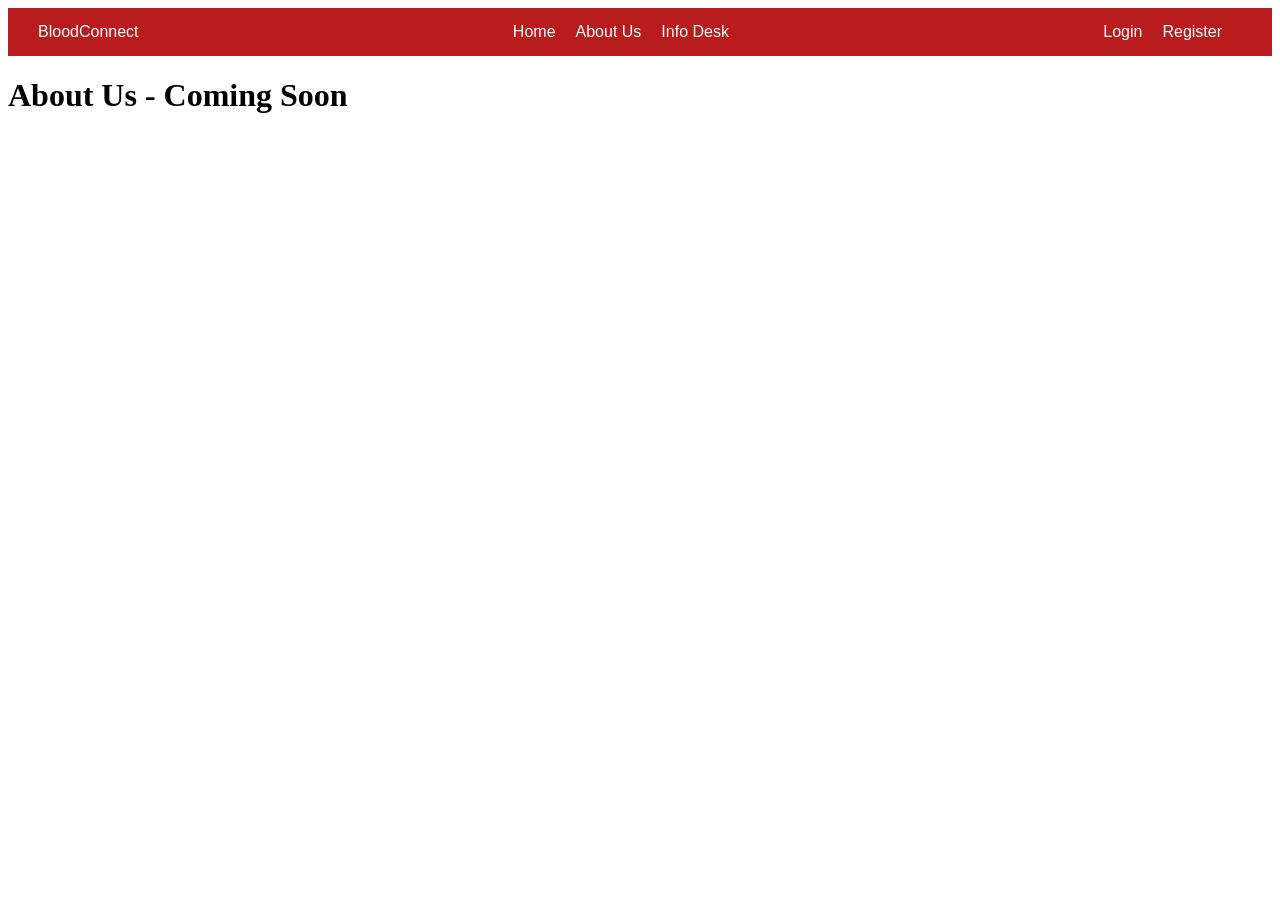
<file: bloodconnect-frontend/about.html>
<!DOCTYPE html>
<html>
<head>
    <title>BloodConnect - About Us</title>
    <link rel="stylesheet" href="css/navbar.css">
    <script src="js/navbar.js" defer></script>
</head>
<body>

    <div id="navbar-placeholder"></div>

    <h1>About Us - Coming Soon</h1>
</body>
</html>
</file>
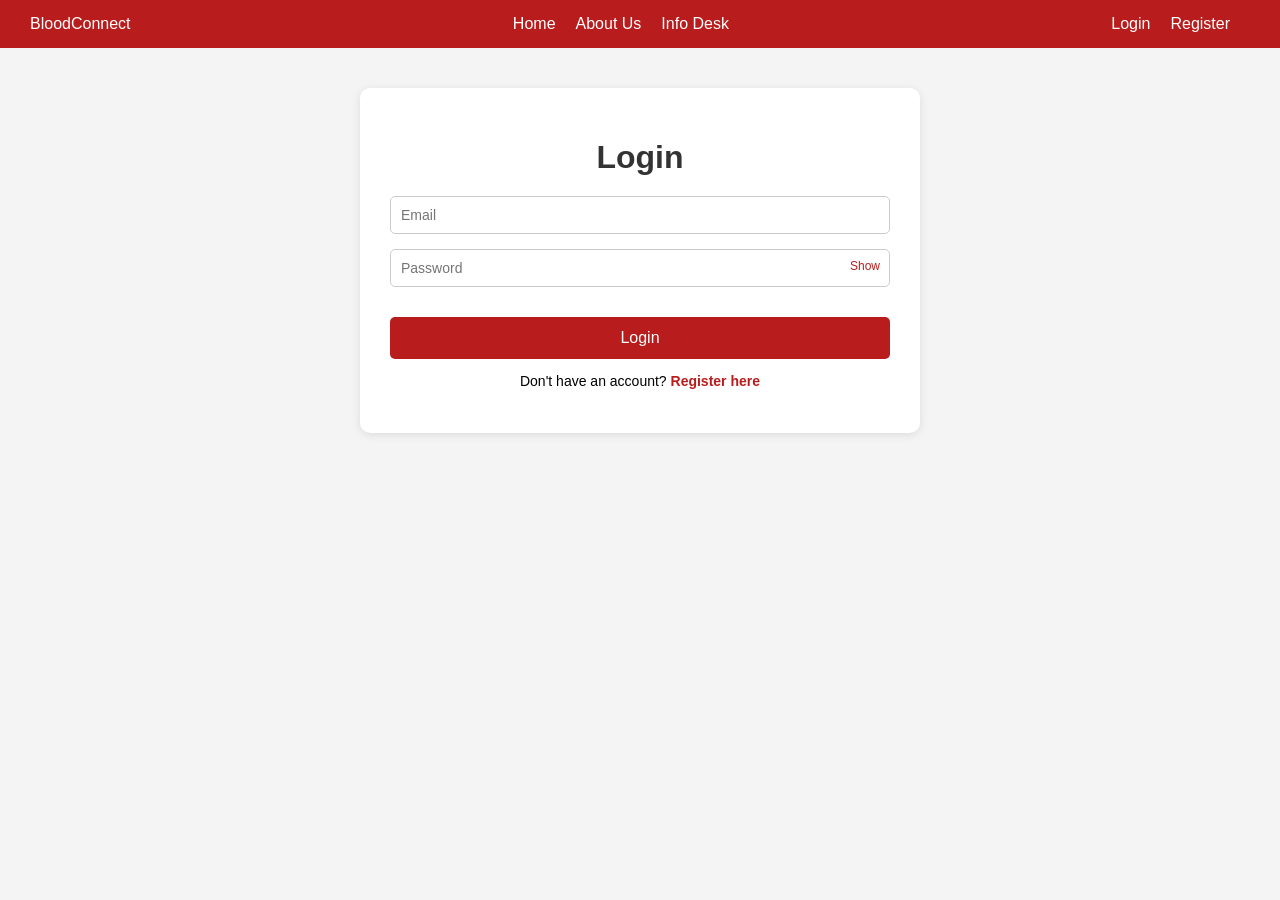
<file: bloodconnect-frontend/admin.html>
<!DOCTYPE html>
<html lang="en">
<head>
    <meta charset="UTF-8">
    <meta name="viewport" content="width=device-width, initial-scale=1.0">
    <title>BloodConnect - Pending Approvals</title>

    <link rel="stylesheet" href="css/forms.css">
    <link rel="stylesheet" href="css/navbar.css">
    <script src="js/navbar.js" defer></script>
    <script src="js/admin.js" defer></script>

</head>
<body>
    
    <div id="navbar-placeholder"></div>
    
    <h1>Pending Approvals</h1>

    <div id="pending-list"></div>

</body>
</html>
</file>
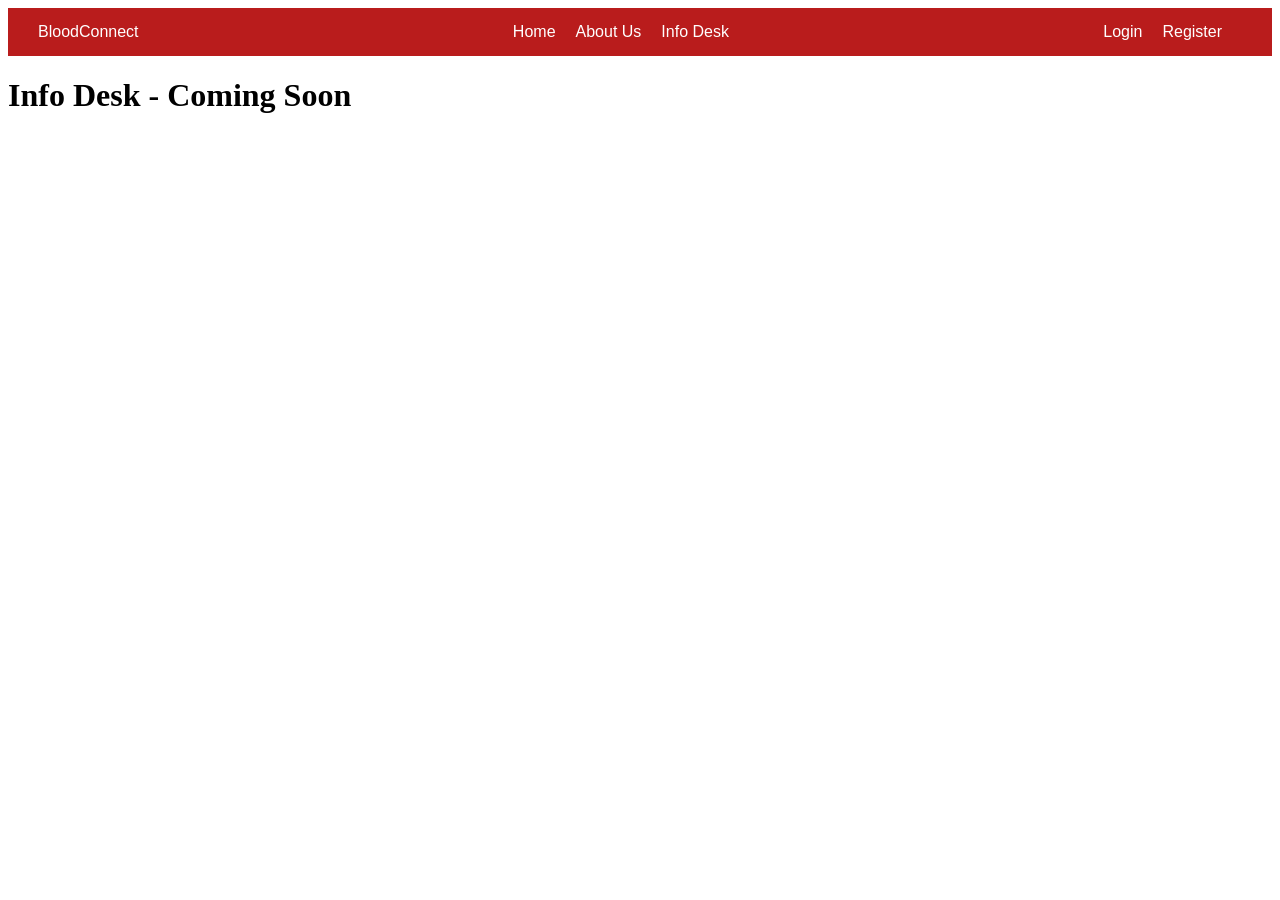
<file: bloodconnect-frontend/infodesk.html>
<!DOCTYPE html>
<html>
<head>
    <title>BloodConnect - Info Desk</title>
    <link rel="stylesheet" href="css/navbar.css">
    <script src="js/navbar.js" defer></script>
</head>
<body>

    <div id="navbar-placeholder"></div>

    <h1>Info Desk - Coming Soon</h1>
</body>
</html>
</file>
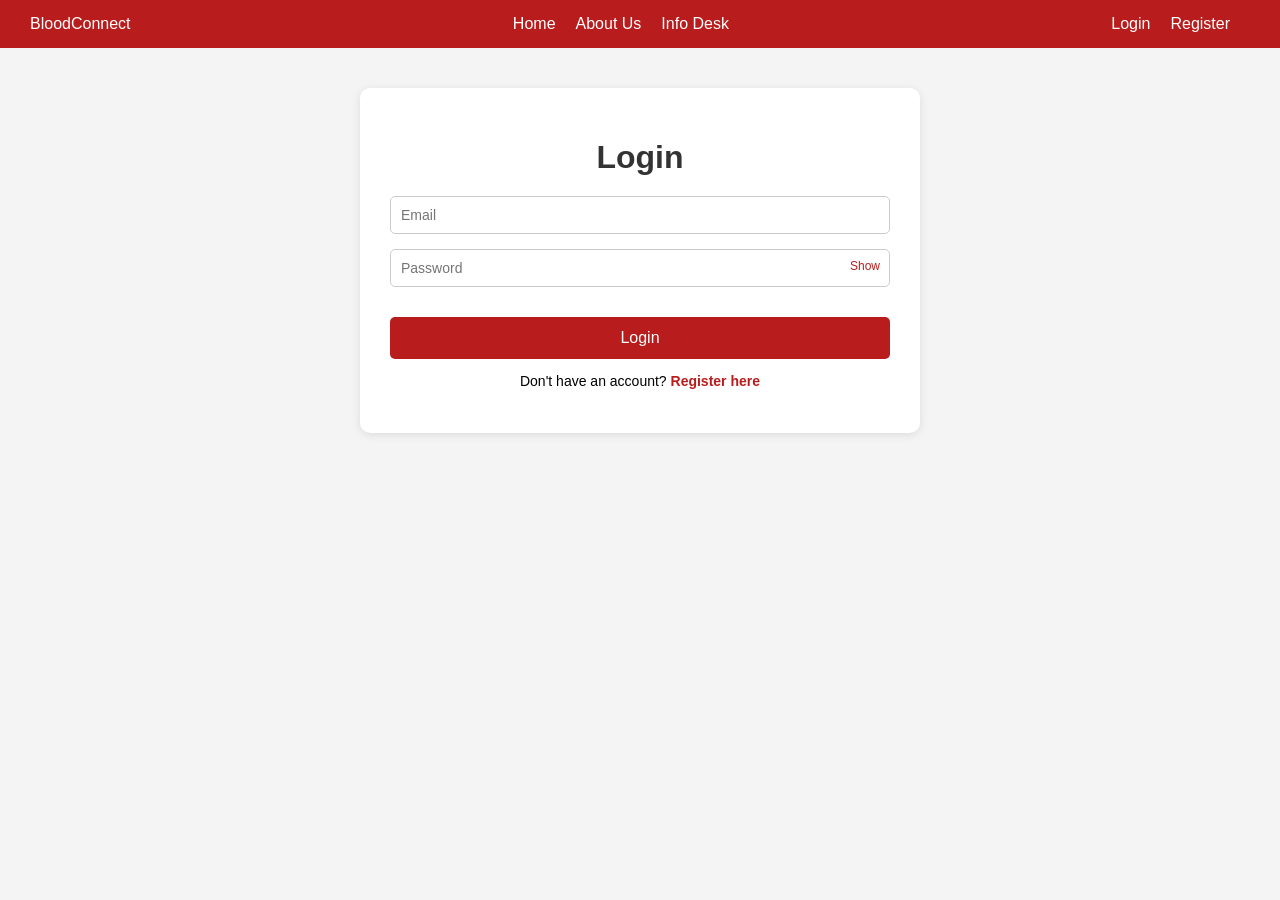
<file: bloodconnect-frontend/login.html>
<!DOCTYPE html>
<html lang="en">
<head>
    <meta charset="UTF-8">
    <meta name="viewport" content="width=device-width, initial-scale=1.0">
    <title>BloodConnect - Login</title>
    <link rel="stylesheet" href="css/navbar.css">
    <link rel="stylesheet" href="css/forms.css">
    <script src="js/navbar.js" defer></script>
    <script src="js/login.js" defer></script>
</head>
<body>
    <div id="navbar-placeholder"></div>

        <div class="form-card">
        <h1>Login</h1>
        <form id="login-form" class="form-grid">
            <input type="email" name="email" placeholder="Email" required class="full-width">
            
            <div class="password-wrapper full-width">
                <input
                    type="password"
                    name="password"
                    placeholder="Password"
                    required
                    id="login-password-field"
                >

                <span
                    class="toggle-password"
                    onclick="togglePassword('login-password-field', this)"
                >
                    Show
                </span>
            </div>

            <button type="submit" class="full-width">Login</button>
        </form>
        <p id="login-message"></p>

        <p class="switch-link">Don't have an account? <a href="register.html">Register here</a></p>
    </div>

</body>
</html>
</file>
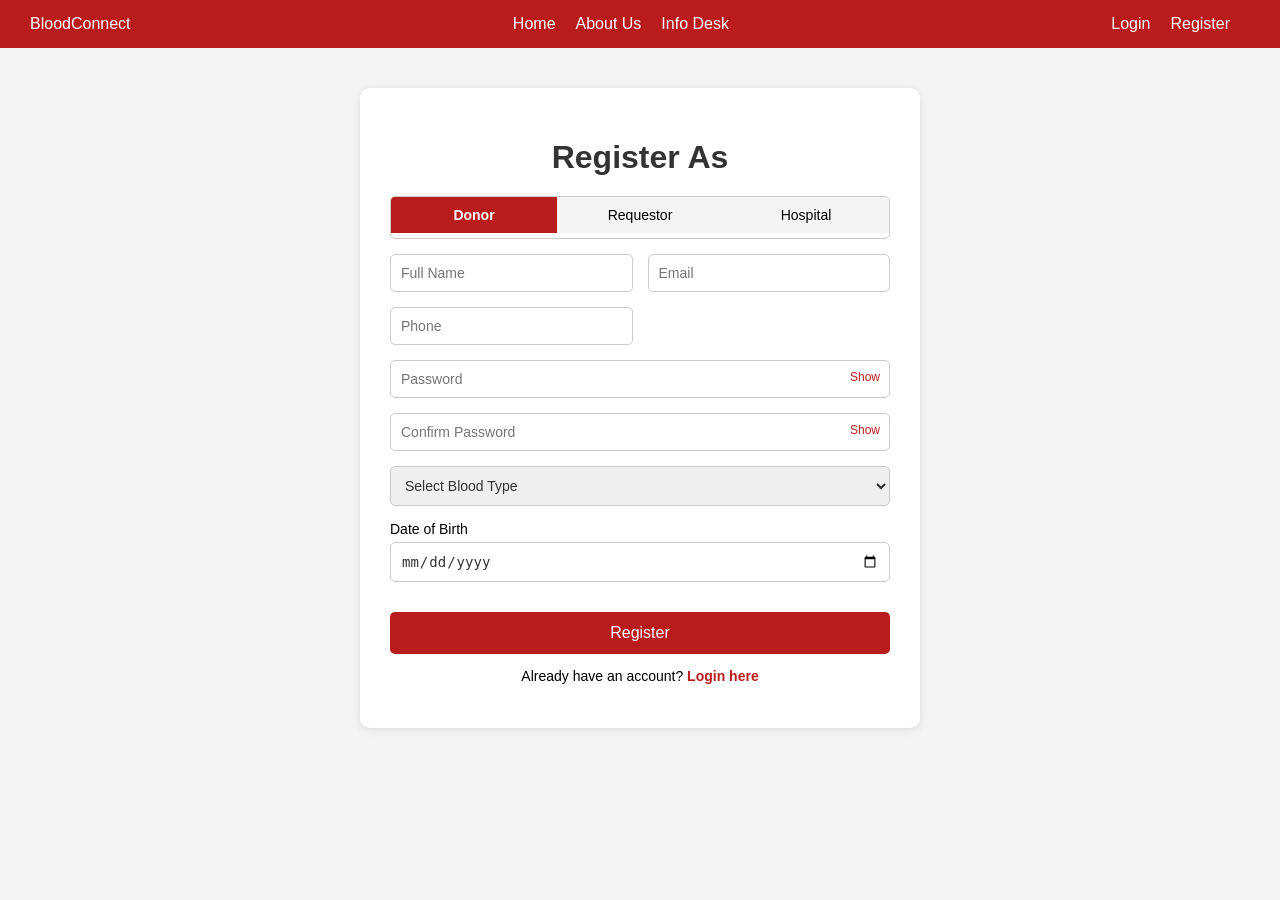
<file: bloodconnect-frontend/register.html>
<!DOCTYPE html>
<html>
<head>
    <meta charset="UTF-8">
    <meta name="viewport" content="width=device-width, initial-scale=1.0">
    <title>BloodConnect - Register</title>

    <link rel="stylesheet" href="css/navbar.css">
    <link rel="stylesheet" href="css/forms.css">

    <script src="js/navbar.js" defer></script>
    <script src="js/register.js" defer></script>
</head>

<body>

    <div id="navbar-placeholder"></div>

    <div class="form-card">
        <h1>Register As</h1>

        <form id="register-form" class="form-grid">

            <div class="role-tabs full-width">
                <label class="tab">
                    <input type="radio" name="role" value="Donor" checked>
                    <span>Donor</span>
                </label>
                <label class="tab">
                    <input type="radio" name="role" value="Requestor">
                    <span>Requestor</span>
                </label>
                <label class="tab">
                    <input type="radio" name="role" value="Hospital">
                    <span>Hospital</span>
                </label>
            </div>
            <input type="text" name="name" placeholder="Full Name" required>

            <input type="email" name="email" placeholder="Email" required>

            <input type="tel" name="phone" placeholder="Phone" required>

            <div class="password-wrapper full-width">
                <input type="password" name="password" placeholder="Password" required id="password-field">
                <span class="toggle-password" onclick="togglePassword('password-field', this)">Show</span>
            </div>

            <div class="password-wrapper full-width">

                <input
                    type="password"
                    name="confirmPassword"
                    placeholder="Confirm Password"
                    required
                    id="confirm-password-field"
                >

                <span
                    class="toggle-password"
                    onclick="togglePassword('confirm-password-field', this)"
                >
                    Show
                </span>

            </div>

            <div id="donor-fields" class="full-width">

            <select name="blood_type">
                <option value="">Select Blood Type</option>
                <option value="A+">A+</option>
                <option value="A-">A-</option>
                <option value="B+">B+</option>
                <option value="B-">B-</option>
                <option value="AB+">AB+</option>
                <option value="AB-">AB-</option>
                <option value="O+">O+</option>
                <option value="O-">O-</option>
            </select>
        
            <div class="field-group">
                <label for="dob">Date of Birth</label>
                <input type="date" name="date_of_birth" id="dob">
            </div>

        </div>

            <button type="submit" class="full-width">
                Register
            </button>

        </form>

        <p id="register-message"></p>

        <p class="switch-link">Already have an account? <a href="login.html">Login here</a></p>

    </div>

</body>
</html>
</file>
<file: bloodconnect-frontend/css/navbar.css>
.navbar {
    display: flex;
    justify-content: space-between;
    align-items: center;
    padding: 15px 30px;
    background-color: #b91c1c;
}

.navbar a {
    color: white;
    text-decoration: none;
    margin-right: 20px;
    font-family: Arial, sans-serif;
}

.nav-links, .nav-auth {
    display: flex;
}
</file>
<file: bloodconnect-frontend/css/forms.css>
body {
    font-family: Arial, sans-serif;
    background-color: #f4f4f4;
    margin: 0;
}

.form-card {
    max-width: 500px;
    margin: 40px auto;
    background: white;
    padding: 30px;
    border-radius: 10px;
    box-shadow: 0 2px 10px rgba(0,0,0,0.1);
}

.form-card h1 {
    text-align: center;
    color: #333;
    margin-bottom: 20px;
}

.form-card p {
    text-align: center;
    font-size: 14px;
}

.form-grid {
    display: grid;
    grid-template-columns: 1fr 1fr;
    gap: 15px;
}

.form-grid label {
    display: block;
    margin-bottom: 5px;
    font-size: 14px;
}

.form-grid input,
.form-grid select {
    width: 100%;
    padding: 10px;
    border: 1px solid #ccc;
    border-radius: 5px;
    box-sizing: border-box;
    font-size: 14px;
    color: #333;
}

.form-grid input:focus,
.form-grid select:focus {
    outline: none;
    border-color: #b91c1c;
}

.full-width {
    grid-column: 1 / -1;
}

.form-card button {
    width: 100%;
    padding: 12px;
    margin-top: 15px;
    background-color: #b91c1c;
    color: white;
    border: none;
    border-radius: 5px;
    cursor: pointer;
    font-size: 16px;
}

.role-tabs {
    display: flex;
    border: 1px solid #ccc;
    border-radius: 5px;
    overflow: hidden;
}

.role-tabs .tab {
    flex: 1;
    text-align: center;
    padding: 10px;
    cursor: pointer;
    background-color: #f4f4f4;
}

.role-tabs input {
    display: none;
}

.role-tabs input:checked + span {
    font-weight: bold;
}

.role-tabs .tab:has(input:checked) {
    background-color: #b91c1c;
    color: white;
}

.field-group {
    margin-top: 15px; /* Adds space above the label */
}

.field-group label {
    display: block;
    margin-bottom: 5px; /* Adds space between label text and input */
}

.password-wrapper {
    position: relative;
}

.toggle-password {
    position: absolute;
    right: 10px;
    top: 10px;
    font-size: 12px;
    color: #b91c1c;
    cursor: pointer;
}

.switch-link a {
    color: #b91c1c;
    font-weight: bold;
    text-decoration: none;
}
</file>
